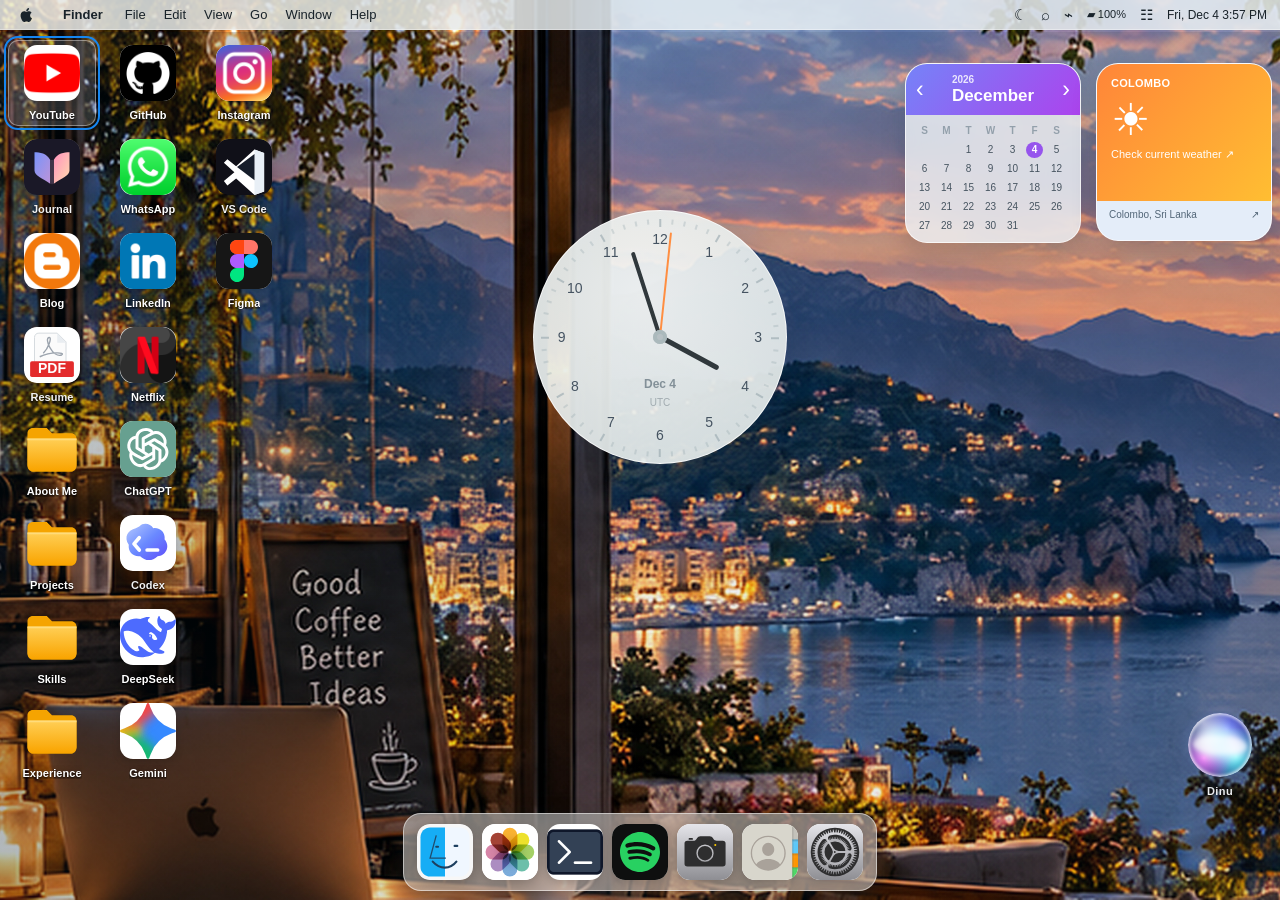
<file: index.html>
<!DOCTYPE html>
<html lang="en">
<head>
  <meta charset="UTF-8" />
  <meta name="viewport" content="width=device-width, initial-scale=1" />
  <meta name="theme-color" content="#aecfdf" />
  <title>Desktop | Dineth Basura</title>
  <link rel="stylesheet" href="assets/css/desktop.css" />
  <link rel="stylesheet" href="assets/css/system.css" />
  <link rel="stylesheet" href="assets/css/enhancements.css" />
  <link rel="stylesheet" href="assets/css/dinu-ai.css" />
  <link rel="stylesheet" href="assets/css/icons.css" />
</head>
<body>
<div id="bootScreen" hidden role="dialog" aria-modal="true" aria-label="Starting up">
  <video id="bootVideo" muted playsinline preload="auto" aria-hidden="true" src="assets/video/boot.mp4"></video>
  <button id="skipBoot" type="button" aria-label="Skip startup animation">Skip</button>
</div>

<div id="desktop">
  <header class="menubar" aria-label="macOS-style menu bar">
    <div class="menuleft">
      <button class="menubrand menuaction" data-menu="apple" aria-label="Apple menu" aria-haspopup="menu"><svg width="17" height="20" viewBox="0 0 24 24" fill="currentColor" xmlns="http://www.w3.org/2000/svg" aria-hidden="true"><path d="M17.05 12.54a4.46 4.46 0 0 1 2.13-3.75 4.58 4.58 0 0 0-3.6-1.95c-1.53-.16-3.01.91-3.79.91-.8 0-2-.9-3.29-.87a4.82 4.82 0 0 0-4.05 2.47c-1.76 3.05-.45 7.53 1.23 9.99.84 1.2 1.82 2.55 3.11 2.5 1.27-.05 1.74-.81 3.26-.81 1.51 0 1.95.81 3.27.78 1.36-.02 2.21-1.21 3.03-2.42a9.96 9.96 0 0 0 1.38-2.81 4.28 4.28 0 0 1-2.68-4.04ZM14.58 5.22A4.41 4.41 0 0 0 15.59 2a4.49 4.49 0 0 0-2.91 1.53 4.18 4.18 0 0 0-1.04 3.06 3.72 3.72 0 0 0 2.94-1.37Z"/></svg></button>
      <button class="menu-label menuaction" data-menu="app" aria-haspopup="menu">Finder</button>
      <button class="menuaction optional" data-menu="file" aria-haspopup="menu">File</button>
      <button class="menuaction optional" data-menu="edit" aria-haspopup="menu">Edit</button>
      <button class="menuaction optional" data-menu="view" aria-haspopup="menu">View</button>
      <button class="menuaction optional" data-menu="go" aria-haspopup="menu">Go</button>
      <button class="menuaction optional" data-menu="window" aria-haspopup="menu">Window</button>
      <button class="menuaction optional" data-menu="help" aria-haspopup="menu">Help</button>
    </div>
    <div class="menuright">
      <button class="menuaction optional" id="focusButton" aria-label="Toggle Do Not Disturb" aria-pressed="false">☾</button>
      <button class="menuaction" id="spotlightButton" aria-label="Spotlight search">⌕</button>
      <button class="menuaction optional" id="networkButton" aria-label="Network status">⌁</button>
      <button class="menuaction optional" id="batteryButton" aria-label="Power status">▰</button>
      <button class="menuaction" id="controlButton" aria-label="Control Center">☷</button>
      <button class="menuaction" id="dateButton" aria-label="Open calendar"><time id="menuTime"></time></button>
    </div>
  </header>

  <section class="desktop-icons" id="desktopIcons" aria-label="Desktop applications"></section>

  <aside class="clock-widget" id="clockWidget" aria-label="Analog clock">
    <span class="clock-hand hour-hand" id="hourHand"></span>
    <span class="clock-hand minute-hand" id="minuteHand"></span>
    <span class="clock-hand second-hand" id="secondHand"></span>
    <span class="clock-pin"></span>
    <span class="clock-date" id="clockDate"></span>
    <span class="clock-zone">Asia/Colombo</span>
  </aside>

  <div class="widgets">
    <aside class="widget calendar" aria-label="Calendar">
      <div class="calendar-head"><button class="month-prev" aria-label="Previous month">‹</button><div><div class="yr" id="yearLabel"></div><button class="month" id="monthLabel" aria-label="Open Calendar"></button></div><button class="month-next" aria-label="Next month">›</button></div>
      <div class="calendar-days" id="calendarDays"></div>
    </aside>
    <a class="widget weather" id="weatherWidget" href="https://www.google.com/search?q=Colombo+weather" target="_blank" rel="noopener noreferrer" aria-label="Open current Colombo weather">
      <div class="weather-top"><div class="weather-loc">COLOMBO</div><div class="weather-deg">☀</div><div class="weather-note">Check current weather ↗</div></div>
      <div class="weather-bottom"><span>Colombo, Sri Lanka</span><span>↗</span></div>
    </a>
  </div>

  <nav class="dock-holder" aria-label="macOS dock"><div class="dock" id="dock"></div></nav>
  <div id="windowLayer" aria-label="Application windows"></div>
  <button id="dinuLauncher" aria-label="Dinu — leave Dineth a message" aria-haspopup="dialog"><span class="dinu-orb" aria-hidden="true"><span></span></span><span class="dinu-name">Dinu</span></button>
</div>



<div id="menuPopover" class="popover menu-popover" role="menu" hidden></div>
<section id="controlCenter" class="popover control-center" aria-label="Control Center" hidden></section>
<section id="spotlight" role="dialog" aria-modal="true" aria-label="Spotlight search" hidden>
  <div class="search-field"><span>⌕</span><input id="spotlightInput" placeholder="Spotlight Search" aria-label="Search apps and projects" autocomplete="off"><button id="closeSpotlight" aria-label="Close search">Esc</button></div>
  <div id="spotlightResults" role="listbox" aria-label="Search results"></div>
</section>
<section id="lockScreen" hidden aria-label="Lock screen"><div class="lock-time"></div><div class="lock-date"></div><div class="lock-user">DB</div><h2>Dineth Basura</h2><button id="unlockButton">Click to unlock</button></section>
<div id="toast" role="status" hidden></div>

<script defer src="assets/js/data/icons.js"></script>
<script defer src="assets/js/data/icon-metrics.js"></script>
<script defer src="assets/js/data/apps.js"></script>
<script defer src="assets/js/core/state.js"></script>
<script defer src="assets/js/apps/views.js"></script>
<script defer src="assets/js/core/windows.js"></script>
<script defer src="assets/js/apps/behaviors.js"></script>
<script defer src="assets/js/system/shell.js"></script>
<script defer src="assets/js/system/widgets.js"></script>
<script defer src="assets/js/system/boot.js"></script>
<script defer src="assets/js/system/desktop-layout.js"></script>
<script defer src="assets/js/data/contact.js"></script>
<script defer src="assets/js/apps/dinu-ai.js"></script>
<script defer src="assets/js/apps/dinu.js"></script>
<script defer src="assets/js/main.js"></script>
</body>
</html>
</file>
<file: assets/css/desktop.css>
:root {
      --white: #fff;
      --ink: #17283a;
      --glass: rgba(237, 243, 248, .75);
      --wallpaper: url('../images/wallpaper.jpg');
      --menu-height: 32px;
      font-family: -apple-system, BlinkMacSystemFont, "SF Pro Display", "Segoe UI", Inter, sans-serif;
      font-synthesis: none;
    }
    * { box-sizing: border-box; }
    html, body { height: 100%; margin: 0; }
    body { color: var(--ink); overflow: hidden; }
    button, input, textarea { font: inherit; }
    button { cursor: pointer; }
    button:focus-visible, a:focus-visible { outline: 2px solid #83bcff; outline-offset: 3px; }
    svg { display: block; }

    #desktop {
      position: relative;
      width: 100%; height: 100dvh; min-height: 440px;
      isolation: isolate; overflow: hidden;
      background: #49677c var(--wallpaper) center / cover no-repeat;
    }
    #desktop::before {
      position: absolute; inset: var(--menu-height) 0 0;
      content: ""; pointer-events: none;
      background: linear-gradient(90deg, rgba(0, 19, 30, .30), rgba(0, 0, 0, .05) 45%, rgba(15, 32, 46, .12));
      z-index: 0;
    }
    .menubar {
      position: relative; z-index: 95; height: var(--menu-height);
      display: flex; align-items: center; justify-content: space-between;
      padding: 0 13px 0 12px; gap: 16px;
      background: rgba(238, 244, 246, .81);
      border-bottom: 1px solid rgba(255, 255, 255, .35);
      color: #19232a; backdrop-filter: blur(26px) saturate(1.3);
      -webkit-backdrop-filter: blur(26px) saturate(1.3);
      font-size: 14px; white-space: nowrap;
      text-shadow: none;
    }
    .menuleft, .menuright { display: flex; align-items: center; gap: 23px; }
    .menuright { gap: 16px; }
    .menubrand { font-size: 21px; line-height: 1; font-weight: 700; }
    .menu-label { font-weight: 700; }
    .menuaction { background: transparent; border: 0; padding: 2px 0; color: inherit; font-size: inherit; }
    .menuaction:hover { color: #086eaa; }
    #menuTime { font-size: 12px; font-weight: 500; font-variant-numeric: tabular-nums; }

    /* Every app is live HTML + inline SVG, never a scaled screenshot. */
    .desktop-icons {
      position: absolute; left: 10px; top: 54px; z-index: 3;
      display: grid; grid-auto-flow: column; grid-template-rows: repeat(6, 88px);
      grid-auto-columns: 96px; gap: 6px 0;
    }
    .desktop-app {
      display: flex; align-items: center; flex-direction: column; justify-content: flex-start;
      gap: 5px; width: 86px; height: 84px; padding: 2px 2px 0;
      border-radius: 10px; border: 1px solid transparent;
      background: transparent; color: #fff;
      text-decoration: none; text-align: center;
      user-select: none; -webkit-user-select: none;
    }
    .desktop-app:hover, .desktop-app:focus-visible { background: #ffffff29; border-color: #ffffff63; }
    .app-icon {
      display: block;
      width: 56px; height: 56px; flex: 0 0 auto;
      border-radius: 13px; overflow: hidden;
      box-shadow: 0 3px 12px #0003, inset 0 0 0 .5px #ffffff36;
      transition: transform 180ms ease, filter 180ms ease;
    }
    .app-icon svg { width: 100%; height: 100%; }
    .desktop-app:hover .app-icon { transform: translateY(-2px); filter: brightness(1.06); }
    .app-icon.is-folder { box-shadow: none; background: transparent; border-radius: 0; overflow: visible; }
    .app-label {
      display: block; max-width: 85px;
      font-size: 11.5px; font-weight: 600; line-height: 15px;
      text-shadow: 0 1px 3px #000b, 0 0 6px #0008;
      white-space: nowrap; overflow: hidden; text-overflow: ellipsis;
      -webkit-font-smoothing: antialiased;
    }

    .clock-widget {
      position: absolute; z-index: 2;
      width: 254px; height: 254px;
      left: 43.5%; top: 27.5%;
      border-radius: 50%;
      background: radial-gradient(circle at 44% 35%, #f5f7f5eF, #e1e8e8ef 81%);
      border: 1px solid #ffffffcb;
      box-shadow: 0 10px 32px #0b233b28;
      color: #455361;
    }
    .clock-number { position: absolute; font-size: 14px; font-weight: 500; transform: translate(-50%, -50%); }
    .clock-tick { position: absolute; width: 1.5px; height: 8px; background: #9babb1; left: 50%; top: 8px; transform-origin: 50% 119px; opacity: .65; }
    .clock-tick.small { height: 5px; opacity: .35; }
    .clock-hand { position: absolute; left: 50%; top: 50%; transform-origin: 50% 100%; border-radius: 6px; }
    .hour-hand { width: 5px; height: 66px; background: #30383c; margin-left: -2.5px; margin-top: -66px; }
    .minute-hand { width: 3.6px; height: 89px; background: #30383c; margin-left: -1.8px; margin-top: -89px; }
    .second-hand { width: 2px; height: 105px; background: #ff8e41; margin-left: -1px; margin-top: -105px; }
    .clock-pin { position: absolute; top: calc(50% - 7px); left: calc(50% - 7px); width: 14px; height: 14px; background: #b7c0c4; border-radius: 50%; box-shadow: inset 0 0 0 4px #abb9bc; }
    .clock-date { position: absolute; left: 0; right: 0; top: 66%; text-align: center; font-size: 12px; font-weight: 600; color: #839098; }
    .clock-zone { position: absolute; left: 0; right: 0; top: 74%; text-align: center; font-size: 10px; color: #a1abb0; }

    .widgets { position: absolute; top: 60px; right: 14px; z-index: 3; display: flex; gap: 17px; align-items: flex-start; }
    .widget {
      width: 176px; height: 178px; overflow: hidden; border-radius: 22px;
      box-shadow: 0 10px 25px #09233c2c;
      border: 1px solid rgba(255,255,255,.7);
      background: rgba(238, 243, 248, .82);
      backdrop-filter: blur(16px); -webkit-backdrop-filter: blur(16px);
    }
    .calendar-head { height: 51px; background: linear-gradient(130deg, #7583f8, #ac43ed); color: #fff; padding: 7px 13px; }
    .calendar-head .yr { font-size: 10px; opacity: .83; font-weight: 700; }
    .calendar-head .month { font-size: 18px; font-weight: 800; line-height: 21px; }
    .calendar-days { display: grid; grid-template-columns: repeat(7, 1fr); gap: 4px 0; padding: 8px 10px; font-size: 10px; color: #465460; text-align: center; }
    .calendar-days span { width: 17px; height: 16px; line-height: 16px; font-variant-numeric: tabular-nums; }
    .calendar-days .day-name { color: #93a0ab; font-weight: 800; }
    .calendar-days .weekend { color: #ec5b65; }
    .calendar-days .today { background: #9654ed; border-radius: 50%; color: white; font-weight: 800; }
    .weather { background: #e4edf9; }
    .weather-top { height: 137px; padding: 13px 14px; background: linear-gradient(130deg, #ff8539, #ffbe32); color: #fff; }
    .weather-loc { font-size: 11px; font-weight: 800; letter-spacing: .25px; }
    .weather-deg { font-size: 44px; font-weight: 350; line-height: 1.16; margin-top: 9px; letter-spacing: -2px; }
    .weather-note { font-size: 11px; margin-top: 3px; }
    .weather-bottom { display: flex; justify-content: space-between; padding: 8px 12px; font-size: 10px; color: #526678; }

    .dock-holder { position: absolute; left: 50%; bottom: 9px; z-index: 35; transform: translateX(-50%); }
    .dock {
      display: flex; align-items: flex-end; gap: 9px; height: 80px;
      padding: 10px 13px; border: 1px solid #ffffff82;
      border-radius: 19px; background: rgba(212, 220, 222, .50);
      box-shadow: 0 9px 22px #071a2472;
      backdrop-filter: blur(25px) saturate(1.18);
      -webkit-backdrop-filter: blur(25px) saturate(1.18);
    }
    .dock-app { border: 0; padding: 0; margin: 0; background: none; color: white; position: relative; }
    .dock-app .app-icon { height: 54px; width: 54px; border-radius: 13px; transition: transform 180ms cubic-bezier(.2,.7,.2,1); }
    .dock-app:hover .app-icon { transform: translateY(-10px) scale(1.14); }
    .dock-app:hover::after { content: attr(aria-label); position: absolute; bottom: 71px; left: 50%; transform: translateX(-50%); background: #172330e3; font-size: 12px; font-weight: 600; padding: 5px 10px; border-radius: 7px; white-space: nowrap; }

    .window {
      position: absolute; display: none; left: min(36%, 460px); top: 15%; width: min(690px, calc(100vw - 24px));
      z-index: 42; min-height: 250px; max-height: calc(100dvh - 118px);
      color: #273a4a; background: rgba(245, 249, 252, .96);
      border: 1px solid #ffffffbc; border-radius: 16px; overflow: hidden;
      box-shadow: 0 25px 75px rgba(5,24,41,.52);
      backdrop-filter: blur(30px); -webkit-backdrop-filter: blur(30px);
    }
    .window.open { display: block; }
    .window.fullsize { top: 37px !important; left: 10px !important; width: calc(100vw - 20px); max-height: calc(100dvh - 118px); }
    .window-titlebar {
      display: flex; height: 46px; align-items: center; gap: 8px; padding: 0 15px;
      cursor: grab; user-select: none; background: #f9fbfce5; border-bottom: 1px solid #d8e0e7;
    }
    .window-titlebar:active { cursor: grabbing; }
    .traffic { width: 12px; height: 12px; padding: 0; border: 0; border-radius: 50%; }
    .traffic.close { background: #ff6059; }.traffic.min { background: #ffbd2e; }.traffic.zoom { background: #29c941; }
    .window-name { flex: 1; font-size: 14px; font-weight: 700; text-align: center; margin-right: 52px; }
    .window-body { overflow: auto; max-height: calc(100dvh - 170px); padding: 24px 26px 28px; }
    .window-body h1 { margin: 0 0 12px; font-size: 25px; letter-spacing: -.6px; }
    .window-body p { font-size: 14px; line-height: 1.7; margin: 9px 0; }
    .window-body a { color: #147bd1; text-decoration: none; }
    .window-body a:hover { text-decoration: underline; }
    .chips { display: flex; flex-wrap: wrap; gap: 8px; margin-top: 18px; }
    .chip { display: inline-flex; background: #e5edf3; border: 1px solid #d2e0e9; padding: 8px 12px; border-radius: 9px; font-size: 12px; font-weight: 650; }
    .action-link { display: inline-flex; align-items: center; border: 0; background: #1977d0; color: white !important; font-weight: 650; font-size: 13px; padding: 10px 14px; border-radius: 10px; text-decoration: none !important; }
    .cards { display: grid; grid-template-columns: repeat(auto-fit,minmax(190px,1fr)); gap: 12px; margin-top: 17px; }
    .card { background: #fff; border: 1px solid #d5e1e9; border-radius: 13px; padding: 15px; }
    .card strong { display: block; margin: 0 0 7px; font-size: 14px; }
    .card p { font-size: 12.5px; line-height: 1.55; color: #647583; }
    .muted { color: #74828f; }
    #terminalDisplay { background: #1b232a; color: #98efbc; font: 13px/1.7 ui-monospace,Consolas,monospace; padding: 18px; min-height: 220px; white-space: pre-wrap; border-radius: 11px; }
    .terminal-prompt { display:flex; align-items:center; gap:9px; background:#1b232a; padding:0 18px 17px; border-radius:0 0 10px 10px; }
    #terminalInput { border: 0; outline: 0; background: transparent; color: #a8ffc9; flex: 1; font: 13px ui-monospace,Consolas,monospace; }
    .gallery-image { width: 100%; display: block; border-radius: 13px; margin-top: 14px; }
    #journalNotes { resize: vertical; min-height: 145px; width: 100%; padding: 14px; border: 1px solid #bfccd9; border-radius: 12px; }
    .faux-toggle { display:inline-flex; align-items:center; gap:12px; border:1px solid #d0dae4; border-radius:12px; padding:10px 13px; margin:10px 0; background:#fff; }
    .faux-toggle input { width: 18px; height: 18px; accent-color: #1785d7; }
    .demo-tag { font-size: 11px; color:#a2c6dc; }
    .assist-bubble { position: absolute; z-index: 10; right: 30px; bottom: 93px; width: 62px; height: 62px; background: #10111a; border: 2px solid #7449fe; color: #a6dcff; box-shadow: 0 7px 22px #0006; border-radius: 50%; display: grid; place-items: center; font-size: 30px; }

    @media (max-width: 1120px) { .clock-widget { left: 45%; top: 30%; width: 215px; height: 215px; } .clock-tick { transform-origin:50% 100px; } .widgets { gap: 8px; } .widget { width: 157px; } .desktop-icons { grid-auto-columns: 85px; } }
    @media (max-width: 840px) { .clock-widget { display: none; } .weather { display: none; } .desktop-icons { grid-auto-columns: 86px; } .menuleft { gap: 13px; } .menuleft .optional { display:none; } .dock { gap: 6px; padding: 9px; height: 70px; } .dock-app .app-icon { width: 48px; height: 48px; } }
    @media (max-width: 560px) { .menuright .optional, .calendar { display:none; } .desktop-icons { grid-template-rows: repeat(7, 83px); grid-auto-columns: 82px; top: 51px; } .desktop-app { width: 76px; height: 79px; } .app-icon { width: 50px; height: 50px; } .app-label { font-size: 10.7px; } .dock-app:nth-child(6) { display:none; } .dock-app .app-icon { width: 43px; height: 43px; } .dock { height: 65px; } .assist-bubble { right: 12px; bottom: 89px; width: 49px; height: 49px; } .window { left: 10px !important; width: calc(100vw - 20px); top: 70px !important; } .window-body { padding: 18px; } }
    @media (max-height: 660px) and (min-width: 561px) { .desktop-icons { grid-template-rows: repeat(5, 78px); gap: 4px 0; } .desktop-app { height: 73px; } .app-icon { width: 48px; height: 48px; } .widgets { top: 47px; } .clock-widget { top: 30%; } }
    @media (prefers-reduced-motion: reduce) { .app-icon, .dock-app .app-icon { transition: none; } }
  
    #bootScreen{position:fixed;inset:0;z-index:10000;background:#000;display:grid;place-items:center;color:white;transition:opacity .55s ease;}
    #bootScreen[hidden]{display:none;}
    #bootScreen.leaving{opacity:0;pointer-events:none;}
    #bootVideo{width:100%;height:100%;object-fit:contain;position:absolute;inset:0;}
    .boot-caption{position:absolute;bottom:12%;text-align:center;letter-spacing:.12em;font-size:12px;}
    #skipBoot{position:absolute;bottom:30px;right:30px;border:1px solid #ffffff55;background:#151515;color:white;border-radius:30px;padding:10px 20px;}
    .desktop-icons{max-height:calc(100dvh - 150px);max-width:100%;overflow:auto;}
    @media(max-width:560px){.desktop-icons{grid-template-rows:repeat(7,75px);grid-auto-columns:76px}.desktop-app{height:73px}.dock{gap:5px;padding:8px}.dock-app .app-icon{width:36px;height:36px}.dock-app:nth-child(6){display:block}.dock{height:57px}}
    @media(prefers-reduced-motion:reduce){#bootScreen{transition:none}}
</file>
<file: assets/css/system.css>
/* Shell interactions and app layouts. Base wallpaper, icons and widgets: desktop.css. */
[hidden]{display:none!important}
#windowLayer{position:absolute;inset:0;z-index:40;pointer-events:none}.window{pointer-events:auto}
button{color:inherit}button:disabled{cursor:default;opacity:.38}button:focus-visible,a:focus-visible{outline:2px solid #1686ef;outline-offset:2px}
.menubar{z-index:500!important;font-size:13px;height:30px;--menu-height:30px}.menuleft{gap:18px}.menuright{gap:14px}.menubrand{display:grid;place-items:center;padding:2px 6px}.menuaction[aria-expanded=true]{background:#ffffff6b;border-radius:4px}.menu-label{padding:3px 4px}
.menuright button{font-size:15px}.menuright #batteryButton{font-size:11px}.menuright #focusButton[aria-pressed=true]{color:#6448d2}.menuright #dateButton{font-size:12px}
.desktop-app.selected{background:#ffffff29;border-color:#ffffff55}.desktop-app.selected .app-label{background:#125cbd;padding:0 4px;border-radius:3px}
.desktop-icons{grid-template-rows:repeat(6,88px);scrollbar-width:none}.desktop-icons::-webkit-scrollbar{display:none}
.window{background:var(--window-bg,#f5f8f9ed);color:var(--text-color,#273a4a);resize:both;min-width:320px;min-height:240px;width:700px;height:440px;max-width:calc(100vw - 20px);max-height:calc(100dvh - 125px);border-radius:11px;backdrop-filter:blur(35px);box-shadow:0 18px 55px #0004}
.window.open{display:flex;flex-direction:column;animation:window-open .16s ease-out}.window.fullsize{height:calc(100dvh - 115px);max-height:calc(100dvh - 115px);width:calc(100vw - 20px)}
.window-body{flex:1;min-height:0;max-height:none;overflow:auto;padding:23px}.window-titlebar{flex-shrink:0;background:var(--bar-bg,#edf0f3e8);height:46px;position:relative}.window-name{pointer-events:none;font-size:13px;font-weight:600;color:var(--text-color,#45515d);margin:0 65px 0 0}
.traffic-controls{display:flex;gap:8px}.traffic{font-size:11px;line-height:11px;color:transparent;display:grid;place-items:center}.traffic-controls:hover .traffic{color:#4e221d}.window:not(.active-window) .traffic{background:#b8bcc0}.window:not(.active-window){box-shadow:0 8px 25px #0003}.window.active-window{box-shadow:0 24px 65px #0006}
.dock{height:76px;border-radius:18px;gap:9px;max-width:calc(100vw - 18px);overflow:visible}.dock-holder{z-index:490}.dock-app{flex-shrink:0}.dock-app .app-icon{width:49px;height:49px}.dock-app.running:before{content:'';position:absolute;bottom:-7px;left:calc(50% - 2px);width:4px;height:4px;background:#17283b;border-radius:50%}.min-badge{position:absolute;right:-4px;bottom:0;background:#edf4ff;color:#243443;border-radius:4px;font-size:13px;padding:0 3px}
.dock-autohide .dock-holder{transform:translate(-50%,calc(100% - 9px));transition:transform .2s}.dock-autohide .dock-holder:hover,.dock-autohide .dock-holder:focus-within{transform:translate(-50%,0)}
.popover{z-index:800;position:fixed;background:var(--panel-bg,#f0f2f2e8);color:var(--text-color,#1e2932);backdrop-filter:blur(35px) saturate(1.3);border:1px solid #ffffff68;box-shadow:0 12px 35px #0004;border-radius:9px;padding:5px}
.menu-popover{min-width:240px;max-height:calc(100dvh - 45px);overflow:auto}.menu-popover button{display:flex;justify-content:space-between;align-items:center;width:100%;gap:25px;background:none;border:0;padding:5px 10px;border-radius:4px;text-align:left;font-size:13px;min-height:27px}.menu-popover button:not(:disabled):hover,.menu-popover button:not(:disabled):focus{background:#2684ef;color:white;outline:0}.menu-popover kbd{font:12px inherit;opacity:.6}.menu-popover hr{border:0;border-top:1px solid #80808030;margin:5px 8px}
.control-center{top:37px;right:12px;width:310px;padding:14px;display:grid;gap:14px}.control-tiles{display:grid;grid-template-columns:1fr 1fr;gap:10px}.control-tile{border:0;text-align:left;padding:13px 10px;background:#ffffff80;border-radius:11px;display:flex;flex-direction:column;gap:5px}.control-tile span{font-size:11px;color:var(--text-color,#637482)}.control-center label{font-size:12px;font-weight:600;display:grid;gap:8px}.control-center input[type=range]{width:100%;accent-color:#fff}.control-center .control-check{display:flex;justify-content:space-between}.control-center p{font-size:11px;margin:0}.control-settings{background:none;border:0;text-align:right;font-size:12px;color:#2476c5}
#spotlight{position:fixed;z-index:900;left:50%;top:18%;transform:translateX(-50%);width:min(650px,calc(100vw - 30px));border:1px solid #ffffff99;border-radius:15px;background:var(--panel-bg,#eceff0ee);color:var(--text-color,#273342);backdrop-filter:blur(40px);box-shadow:0 24px 85px #0006;overflow:hidden}.search-field{display:flex;align-items:center;gap:12px;padding:15px 20px;border-bottom:1px solid #9994}.search-field>span{font-size:32px;color:#687f90}.search-field input{border:0;outline:0;background:none;font-size:25px;width:100%;color:inherit}.search-field button{border:1px solid #9995;background:none;color:inherit;border-radius:5px;font-size:10px;padding:4px}#spotlightResults{max-height:350px;overflow:auto;padding:7px}#spotlightResults button{display:flex;align-items:center;gap:12px;width:100%;border:0;background:transparent;color:inherit;border-radius:7px;padding:8px 12px;text-align:left}#spotlightResults button[aria-selected=true]{background:#2684ef;color:white}#spotlightResults .app-icon{width:30px;height:30px;border-radius:7px}#spotlightResults small{margin-left:auto;opacity:.65;font-size:11px}#spotlightResults p{padding:12px;color:#71818a}
#desktop:after{content:'';position:fixed;inset:0;background:rgba(0,0,0,var(--screen-dim,0));pointer-events:none;z-index:950}.wallpaper-gradient{background:radial-gradient(ellipse at 20% 10%,#e9955d,transparent 65%),radial-gradient(ellipse at 90% 60%,#235f7a,transparent 60%),linear-gradient(140deg,#a93445,#633477 50%,#185d7a)!important}
.hide-widgets .widgets,.hide-widgets .clock-widget{display:none}.calendar.widget{height:auto;min-height:178px}.calendar-head{display:flex;align-items:center;justify-content:space-between;padding:6px 10px}.calendar-head button{border:0;background:transparent;color:white;padding:0;cursor:pointer}.calendar-head .month{font-size:17px}.calendar-head .month-prev,.calendar-head .month-next{font-size:23px}.calendar-days{gap:3px 0;padding:8px 10px}.calendar-days button{width:17px;height:16px;line-height:16px;border:0;padding:0;background:none;color:inherit;font-size:10px}.calendar-day.today{background:#9654ed!important;color:white!important;border-radius:50%}.calendar-day:hover{box-shadow:0 0 0 1px #9654ed;border-radius:50%}.weather{text-decoration:none;color:inherit;display:block}.weather .weather-deg{margin-top:5px}.weather:hover{filter:brightness(1.04)}.clock-widget{cursor:pointer}
.finder{display:flex;min-height:100%;margin:-23px}.finder-sidebar{width:155px;flex-shrink:0;background:#dbe4ee75;padding:18px 9px;display:flex;flex-direction:column;gap:3px}.finder-sidebar small{color:#8b959e;font-size:10px;padding:0 10px 7px}.finder-sidebar button{border:0;background:none;text-align:left;padding:7px 10px;border-radius:5px;font-size:12px}.finder-sidebar .chosen{background:#c4ccd8a8}.finder-main{flex:1;min-width:0;display:flex;flex-direction:column}.finder-toolbar{display:flex;align-items:center;padding:12px 13px;gap:10px;border-bottom:1px solid #9993;font-size:12px}.finder-toolbar button{background:none;border:0;font-size:20px}.finder-toolbar strong{white-space:nowrap}.finder-toolbar input{margin-left:auto;width:130px;min-width:40px;border:1px solid #a0a8b866;background:#ffffff80;border-radius:6px;padding:4px 7px;font-size:12px}.finder-grid{padding:20px;display:grid;grid-template-columns:repeat(auto-fill,minmax(100px,1fr));gap:18px}.finder-item{background:none;border:1px solid transparent;border-radius:7px;display:flex;flex-direction:column;align-items:center;gap:9px;padding:9px;min-width:0}.finder-item:hover{background:#b8d6f850;border-color:#9ebeea}.finder-item span:not(.app-icon){font-size:12px;overflow-wrap:anywhere}.finder-list{padding:10px}.finder-list .finder-item{flex-direction:row;width:100%;text-align:left;gap:10px;padding:5px 9px}.finder-list .app-icon{width:25px;height:25px;border-radius:5px}.finder-list small{margin-left:auto;color:#71838a;font-size:10px}.finder-status{margin-top:auto!important;padding:8px 15px;border-top:1px solid #9993;font-size:11px!important;color:#82909b}
.settings-grid{display:grid;gap:0;border:1px solid #9994;border-radius:10px;overflow:hidden}.settings-grid label{display:flex;justify-content:space-between;align-items:center;padding:13px 16px;font-size:13px;background:#ffffff40;gap:12px}.settings-grid label+label{border-top:1px solid #9993}.settings-grid select{background:var(--window-bg,#fff);color:inherit;border:1px solid #9996;border-radius:5px;padding:4px}.settings-grid input[type=range]{width:150px}.notes-toolbar{display:flex;align-items:center;gap:10px;margin-bottom:20px}.notes-toolbar button,.calendar-toolbar button{border:1px solid #9994;background:#ffffff55;padding:5px 10px;border-radius:6px;font-size:12px}.notes-toolbar span{margin-left:auto;color:#82909b;font-size:11px}#journalNotes{min-height:230px;background:#fffcee;color:#382f1c;border-color:#d8cfb7;line-height:1.8;font-size:15px}#window-journal .window-body{background:#fffdf4;color:#3e3a2b}
.calendar-toolbar{display:flex;align-items:center;gap:12px}.calendar-toolbar h1{font-size:22px;margin:0;flex:1}#calendarGrid{display:grid;grid-template-columns:repeat(7,1fr);gap:6px;margin:20px 0}#calendarGrid span{text-align:center;font-size:11px;color:#87939d}#calendarGrid button{border:0;background:transparent;color:inherit;border-radius:50%;width:32px;height:32px;justify-self:center}#calendarGrid .selected-day{box-shadow:0 0 0 2px #9e6bdd}#eventDate{font-size:14px}#eventForm{display:flex;gap:8px;margin-top:14px}#eventForm input{min-width:0;border:1px solid #9995;padding:8px;background:var(--window-bg,#fff);color:inherit;border-radius:6px}#eventTitle{flex:1}.event-row{display:flex;gap:12px;align-items:center;padding:8px 0;border-bottom:1px solid #9993;font-size:13px}.event-row button{margin-left:auto;border:0;background:none}.event-row time{color:#8a6fc4}
.about-system{text-align:center}.mac-symbol{font-size:75px;color:#699bbb}.about-system dl{display:grid;grid-template-columns:1fr 1fr;text-align:left;max-width:320px;margin:22px auto;font-size:12px;gap:12px}.about-system dd{margin:0}.about-system dt{font-weight:600}
#bootScreen{z-index:3000}#skipBoot{opacity:0;font-size:11px;background:#16161680;color:#bbb;padding:6px 12px;bottom:20px;right:20px;transition:opacity .2s}#bootScreen:hover #skipBoot,#skipBoot:focus-visible{opacity:1}#lockScreen{position:fixed;inset:0;z-index:2000;background:#283d53 url('../images/wallpaper.jpg') center/cover;color:white;display:flex;flex-direction:column;align-items:center;padding-top:10dvh;text-shadow:0 2px 10px #0003}#lockScreen:before{content:'';position:absolute;inset:0;background:#12233455;z-index:-1}.lock-time{font-size:clamp(60px,10vw,110px);font-weight:650;letter-spacing:-5px}.lock-date{font-size:21px}.lock-user{margin-top:auto;width:70px;height:70px;border-radius:50%;background:#dde6f880;display:grid;place-items:center;font-size:25px;border:2px solid #ffffff88}#lockScreen h2{font-size:17px;margin:15px 0}#unlockButton{border:1px solid #ffffff55;background:#ffffff30;color:white;border-radius:20px;padding:9px 22px;margin-bottom:10dvh;font-size:12px;backdrop-filter:blur(20px)}
#toast{position:fixed;top:44px;right:16px;z-index:1600;max-width:320px;padding:17px 21px;border-radius:13px;background:var(--panel-bg,#eff3f1ee);color:var(--text-color,#263541);box-shadow:0 8px 25px #0003;backdrop-filter:blur(25px);font-size:13px}
[data-theme=dark]{--window-bg:#25292df5;--bar-bg:#303438ec;--panel-bg:#2e3238ef;--text-color:#e6ebef}[data-theme=dark] .menubar{background:#252c35bb;color:#eef2f8}[data-theme=dark] .card{background:#ffffff0c;border-color:#ffffff20}[data-theme=dark] .card p{color:#abb6bf}[data-theme=dark] .finder-sidebar{background:#ffffff08}[data-theme=dark] .chip{background:#ffffff10;border-color:#ffffff20}[data-theme=dark] .window-titlebar{border-color:#ffffff15}[data-theme=dark] .muted{color:#abb5bf}
@keyframes window-open{from{opacity:0;transform:translateY(6px) scale(.98)}to{opacity:1;transform:none}}
@media(max-width:840px){.menuleft{gap:10px}.menuright{gap:10px}.dock{gap:6px}.dock-app .app-icon{width:43px;height:43px}}
@media(max-width:560px){.menuleft{gap:7px}.menuright{gap:10px}.menuleft .optional{display:none}.menuright #menuTime{font-size:10px}.desktop-icons{grid-template-rows:repeat(6,78px);grid-auto-columns:78px;top:47px;max-height:calc(100dvh - 130px)}.window{min-width:280px;max-width:calc(100vw - 20px);height:470px;resize:none}.window-body{padding:16px}.dock{gap:5px;overflow-x:auto;scrollbar-width:none;height:60px;justify-content:flex-start;max-width:calc(100vw - 18px)}.dock-app .app-icon{width:36px;height:36px}.finder{margin:-16px}.finder-sidebar{width:105px;padding:14px 5px}.finder-sidebar button{font-size:11px;padding:7px}.finder-toolbar{flex-wrap:wrap;padding:8px;gap:6px}.finder-toolbar input{width:100%;order:5}.finder-grid{padding:12px;gap:10px;grid-template-columns:repeat(auto-fill,minmax(85px,1fr))}.calendar-toolbar{gap:6px}.calendar-toolbar h1{font-size:17px}#eventForm{flex-wrap:wrap}#eventTitle{min-width:100px}.calendar-days{padding-top:8px}.notes-toolbar{flex-wrap:wrap}.control-center{width:min(310px,calc(100vw - 20px))}}
@media(prefers-reduced-motion:reduce){*,*:before,*:after{animation:none!important;transition:none!important;scroll-behavior:auto!important}}
@media(max-width:840px){.widgets .weather{display:none}}
@media(max-width:560px){.widgets{display:none}}
</file>
<file: assets/css/enhancements.css>
/* Drag-and-drop desktop and softly lit app surfaces. */
.app-icon.has-image{overflow:visible;background:transparent;box-shadow:none!important}
.app-icon img{display:block;width:100%;height:100%;object-fit:contain;user-select:none;-webkit-user-drag:none;filter:drop-shadow(0 3px 5px #0002)}
.free-layout #desktopIcons{inset:0;left:0;top:0;width:100%;height:100%;max-height:none;max-width:none;display:block;overflow:visible;pointer-events:none;z-index:5}
.free-layout .desktop-app{position:absolute;pointer-events:auto;height:86px;width:88px;padding:4px;gap:6px;touch-action:none;transition:background .15s,border-color .15s}
.free-layout .desktop-app .app-icon{width:56px;height:56px;border-radius:14px;box-shadow:0 4px 9px #0002,0 13px 26px #0002,inset 0 1px 0 #ffffff50}
.free-layout .desktop-app .is-folder{box-shadow:none}
.free-layout .app-label{font-size:11px;font-weight:600;line-height:16px;letter-spacing:.05px;text-shadow:0 1px 2px #000d,0 2px 7px #0008;-webkit-font-smoothing:auto}
.free-layout .widgets{display:contents}.free-layout .widget{position:absolute;z-index:7;touch-action:none}.free-layout .clock-widget{z-index:6;touch-action:none}
.draggable-desktop-item{user-select:none;-webkit-user-select:none}.desktop-dragging{cursor:grabbing!important}.desktop-dragging *{cursor:grabbing!important}.draggable-desktop-item.is-dragging{z-index:18!important;filter:drop-shadow(0 18px 18px #0005);opacity:.95;cursor:grabbing}
.widget-grip{position:absolute;z-index:10;left:50%;top:3px;transform:translateX(-50%);font-size:14px;line-height:15px;color:#ffffffd9;border-radius:5px;width:28px;height:16px;text-align:center;cursor:grab;opacity:0;transition:opacity .16s;background:#25394c30;touch-action:none}.draggable-desktop-item:hover .widget-grip,.widget-grip:focus-visible{opacity:1}.clock-widget .widget-grip{top:5px;color:#465563;background:#c0cad480}.widget-grip:focus-visible{outline:2px solid #348bea}
.hide-widgets .widgets,.hide-widgets .clock-widget{display:none}.hide-widgets .widget{display:none}
.window{border:1px solid #ffffff99;box-shadow:0 22px 80px #071a3855;border-radius:13px;background:var(--window-bg,#f4f7faf5)}
.window-titlebar{height:49px;background:var(--bar-bg,linear-gradient(#f8fafbeF,#e8eef3eF));border-bottom:1px solid #bdc9d64d}.window-name{font-size:13px;letter-spacing:.1px}.window-body h1{font-size:27px;font-weight:700;letter-spacing:-.8px;line-height:1.25}.window-body .muted{font-size:13px;color:#81909b}.window-body .card{padding:18px;border-radius:12px;border-color:#dce4ec;background:linear-gradient(145deg,#fff,#f3f7fa);box-shadow:0 3px 12px #152c4905}.window-body .card strong{line-height:1.5;font-size:13px;color:var(--text-color,#283b50)}.window-body .card p{font-size:12px;line-height:1.75}.action-link{border:1px solid #ffffff20;background:linear-gradient(#308ce7,#1773cf);box-shadow:0 2px 3px #215a8b15;font-size:12px;transition:filter .15s,transform .15s}.action-link:hover{filter:brightness(1.08);transform:translateY(-1px)}.chips{gap:9px}
#window-terminal{background:#10221feF;color:#d7f3e7}#window-terminal .window-body{background:radial-gradient(ellipse at 90% 0%,#1b463c35,transparent 70%),#132622}#window-terminal #terminalDisplay,#window-terminal .terminal-prompt{background:#0e1d1a;color:#9ce6ba}#window-terminal h1{font-family:ui-monospace,Consolas,monospace;font-size:20px;color:#b2e6c3}.finder-sidebar{background:linear-gradient(180deg,#e3ebf3b0,#d8e3ed80)}.finder-sidebar .chosen{background:#b8ccdf73;box-shadow:inset 0 1px #ffffff55}.finder-item{transition:background .15s}.finder-item:hover{background:#d9e8f660}.settings-grid{border-color:#d6e0ea}.settings-grid label{background:#ffffff85}
#dinuLauncher{position:absolute;right:28px;bottom:100px;z-index:18;display:flex;flex-direction:column;align-items:center;gap:5px;border:0;background:none;color:white;padding:0;cursor:pointer;isolation:isolate}
.dinu-orb{width:64px;height:64px;border-radius:50%;display:block;position:relative;overflow:hidden;background:radial-gradient(circle at 25% 15%,#ffffff8c,transparent 38%),radial-gradient(circle at 25% 70%,#f56bf5 0,transparent 42%),radial-gradient(circle at 75% 68%,#30f3f0 0,transparent 45%),radial-gradient(circle at 60% 25%,#6c6cff 0,transparent 50%),#17216e;box-shadow:inset 0 0 3px 2px #ffffffa8,inset 0 0 15px #c9eaff55,0 0 18px #98baff55,0 8px 24px #101d3c5c;transition:transform .3s}
.dinu-orb:before,.dinu-orb:after,.dinu-orb>span{content:'';position:absolute;inset:15%;border-radius:45% 60% 40% 55%;background:conic-gradient(from 30deg,#64ffff99,#e7a8ffcc,#8664ff88,#3ad5fa99,#e6ecffcc,#64ffff99);filter:blur(6px);mix-blend-mode:screen;animation:dinu-flow 7s linear infinite}.dinu-orb:after{inset:28% 8%;animation-duration:4.5s;animation-direction:reverse;filter:blur(4px);background:linear-gradient(70deg,transparent,#ffffffa0,#51d6ff,#c76bff,transparent)}.dinu-orb>span{inset:36% 8%;filter:blur(2px);background:#ffffff9c;animation:dinu-flow 6s linear infinite}
.dinu-name{font-size:11px;letter-spacing:.4px;font-weight:650;line-height:18px;text-shadow:0 2px 5px #0009}#dinuLauncher:hover .dinu-orb{transform:scale(1.08)}#dinuLauncher:focus-visible{outline-offset:8px;border-radius:50%}
#window-dinu{width:530px;height:655px;max-height:calc(100dvh - 125px)}#window-dinu .window-body{padding:0;background:radial-gradient(ellipse at 50% 0%,#e7e5ffb0,transparent 48%),#f7f9fc;color:#2c3650}#window-dinu .window-titlebar{background:#f5f6fbeF}.dinu-panel{padding:27px 30px 20px}.dinu-intro{text-align:center}.dinu-orb-large{width:70px;height:70px;margin:0 auto 18px;box-shadow:inset 0 0 4px 2px #ffffffa0,0 5px 30px #9585e755}.dinu-eyebrow{display:block;font-size:9px;font-weight:750;letter-spacing:2px;color:#8b81b0;margin-bottom:9px}.dinu-intro h1{font-size:30px!important;letter-spacing:-1px!important;color:#28344b;margin:0 0 10px!important}.dinu-intro p{font-size:12px!important;line-height:1.65!important;color:#8a91a4;margin:0!important}.dinu-suggestions{display:flex;gap:6px;justify-content:center;flex-wrap:wrap;margin:20px 0}.dinu-suggestions button{background:#ffffffb0;border:1px solid #e1e4ed;color:#74809b;padding:7px 11px;border-radius:20px;font-size:10px;box-shadow:0 2px 5px #1e285005;transition:border-color .2s,color .2s}.dinu-suggestions button:hover{color:#7561c5;border-color:#bdb4e8}
#dinuForm{display:grid;gap:12px}#dinuForm label{font-size:10px;font-weight:650;color:#6a768e;display:grid;gap:6px}.dinu-form-row{display:grid;grid-template-columns:1fr 1fr;gap:11px}#dinuForm input,#dinuForm textarea{background:#fff;border:1px solid #e2e7ee;border-radius:9px;padding:11px 12px;font-size:11px;line-height:1.65;color:#35415b;outline:none;min-width:0;max-width:100%;width:100%;box-shadow:0 2px 3px #22345a02}#dinuForm input:focus,#dinuForm textarea:focus{border-color:#aaa0e7;box-shadow:0 0 0 3px #b5a8f31c}#dinuForm textarea{resize:vertical;min-height:90px;max-height:220px}#dinuForm input::placeholder,#dinuForm textarea::placeholder{color:#adb6c6;font-weight:400}.dinu-form-footer{display:flex;justify-content:space-between;font-size:9px;color:#a6aebe;margin-top:-6px}.dinu-private{color:#9eabc0}.dinu-send{display:flex;align-items:center;justify-content:center;gap:12px;border:1px solid #8c7adb;background:linear-gradient(115deg,#8c74d9,#688be8);color:white;border-radius:9px;padding:12px;font-size:12px;font-weight:650;box-shadow:0 5px 15px #7e7de124}.dinu-send:hover{filter:brightness(1.05)}.dinu-delivery{font-size:10px!important;line-height:1.5!important;text-align:center;color:#a1a9b9;margin:0!important}#dinuStatus{font-size:11px!important;line-height:1.6!important;color:#7d71b0;margin:0!important}.dinu-contact-footer{display:flex;justify-content:center;align-items:center;gap:10px;flex-wrap:wrap;font-size:9px;border-top:1px solid #e5e8f1;margin-top:20px;padding-top:16px;color:#a0aaba}.dinu-contact-footer a{font-size:10px!important;color:#8d82b8!important}
[data-theme=dark] .window-body .card{background:linear-gradient(140deg,#ffffff0c,#ffffff04);border-color:#ffffff17}[data-theme=dark] .finder-sidebar{background:#ffffff08}[data-theme=dark] .settings-grid label{background:#ffffff06}[data-theme=dark] .settings-grid{border-color:#ffffff18}[data-theme=dark] #window-dinu .window-body{background:radial-gradient(ellipse at 50% 0%,#45417450,transparent 48%),#222632;color:#dde0f1}[data-theme=dark] #window-dinu .window-titlebar{background:#2e3240}[data-theme=dark] .dinu-intro h1{color:#eff0fc}[data-theme=dark] #dinuForm input,[data-theme=dark] #dinuForm textarea{background:#ffffff08;border-color:#ffffff15;color:#e7e8f5}[data-theme=dark] .dinu-suggestions button{background:#ffffff08;border-color:#ffffff15;color:#afb4ce}[data-theme=dark] .dinu-contact-footer{border-color:#ffffff12}
@keyframes dinu-flow{from{transform:rotate(0deg) scale(.88)}50%{transform:rotate(180deg) scale(1.14)}to{transform:rotate(360deg) scale(.88)}}
@media(max-width:840px){.free-layout .widgets .weather{display:none}}
@media(max-width:560px){.free-layout .widget{display:none}.free-layout .desktop-app{width:76px;height:82px}.free-layout .desktop-app .app-icon{width:50px;height:50px}.free-layout .app-label{font-size:10.5px}.free-layout .desktop-app .is-folder{border-radius:0}#dinuLauncher{right:18px;bottom:89px}.dinu-orb{width:52px;height:52px}.dinu-panel{padding:22px 19px}.dinu-form-row{grid-template-columns:1fr}.dinu-orb-large{width:62px;height:62px}#window-dinu{height:540px}.dinu-contact-footer{gap:8px}}
@media(prefers-reduced-motion:reduce){.dinu-orb:before,.dinu-orb:after,.dinu-orb>span{animation:none}}
@media(max-width:560px){.window{top:44px!important;max-height:calc(100dvh - 130px)}#window-dinu{height:calc(100dvh - 135px);max-height:calc(100dvh - 135px)}}
</file>
<file: assets/css/dinu-ai.css>
.dinu-honeypot{display:none!important}.dinu-tabs{display:flex;padding:4px;gap:4px;border:1px solid #dfe3ed;border-radius:11px;background:#e9ecf5;margin-bottom:24px}.dinu-tabs button{flex:1;border:0;border-radius:8px;background:transparent;color:#8992a7;padding:9px 12px;font-size:12px;font-weight:650}.dinu-tabs [aria-selected=true]{background:#fff;color:#7466b2;box-shadow:0 2px 5px #32416e12}.dinu-tabs button span{margin-left:4px;color:#8d77d7}
.dinu-ai{display:flex;flex-direction:column;min-height:420px;height:100%;gap:13px}.dinu-ai-heading{display:flex;align-items:center;gap:12px}.dinu-ai-heading>.dinu-orb{width:39px;height:39px;flex-shrink:0}.dinu-ai-heading>div{display:flex;flex-direction:column;gap:3px}.dinu-ai-heading strong{font-size:15px}.dinu-ai-heading>div>span{font-size:10px;color:#919ab0}.dinu-ai-heading button{margin-left:auto;background:none;border:1px solid #dfe4ef;border-radius:8px;padding:7px 10px;font-size:10px;color:#8790a9}
.dinu-chat-log{display:flex;flex-direction:column;gap:11px;flex:1;min-height:180px;overflow:auto;padding:10px 3px 10px 0;scrollbar-width:thin}.dinu-chat-message{max-width:92%;border:1px solid #e6e8f2;background:white;padding:12px 14px;border-radius:13px 13px 13px 3px;font-size:12px;line-height:1.75;color:#5c6983;white-space:pre-wrap;overflow-wrap:anywhere;user-select:text}.dinu-chat-message.user{align-self:flex-end;background:linear-gradient(130deg,#8b76d5,#758be0);color:white;border:0;border-radius:13px 13px 3px 13px}.dinu-chat-message.thinking{color:#a1a7ba;animation:thinking-pulse 1s ease-in-out infinite alternate}.dinu-ai-prompts{display:flex;gap:7px;flex-wrap:wrap}.dinu-ai-prompts button{border:1px solid #dfe4ef;background:#ffffff70;border-radius:20px;padding:7px 10px;font-size:10px;color:#8b82ad}
#dinuChatForm{display:flex;align-items:flex-end;gap:8px;background:white;border:1px solid #dddfee;border-radius:12px;padding:8px}#dinuChatInput{border:0;outline:0;background:none;resize:none;flex:1;min-width:0;font-size:12px;line-height:1.6;color:#53617c;padding:4px 6px}#dinuChatForm>button{border:0;border-radius:9px;background:#8a7bd1;color:white;width:34px;height:34px;font-size:23px;flex-shrink:0}#dinuChatForm[aria-busy=true]{opacity:.7}#dinuChatStatus{color:#b16a7b;font-size:11px!important;line-height:1.5!important;margin:0!important}.dinu-ai-notice{font-size:9px!important;line-height:1.5!important;color:#9ba5b8;text-align:center;margin:0!important}#window-dinu.ai-mode .window-body{overflow:hidden}#window-dinu.ai-mode .dinu-panel{height:100%;display:flex;flex-direction:column;padding-top:18px;padding-bottom:18px}#window-dinu.ai-mode .dinu-tabs{flex-shrink:0;margin-bottom:17px}#window-dinu.ai-mode .dinu-ai{min-height:0;flex:1}.sr-only{position:absolute;width:1px;height:1px;padding:0;margin:-1px;overflow:hidden;clip:rect(0,0,0,0);white-space:nowrap;border:0}
[data-theme=dark] .dinu-tabs{background:#ffffff07;border-color:#ffffff13}[data-theme=dark] .dinu-tabs [aria-selected=true]{background:#ffffff10;color:#c7b9fa}[data-theme=dark] .dinu-chat-message{background:#ffffff07;color:#c3cae0;border-color:#ffffff10}[data-theme=dark] .dinu-chat-message.user{background:#7664b8;color:white}[data-theme=dark] #dinuChatForm{background:#ffffff08;border-color:#ffffff18}[data-theme=dark] #dinuChatInput{color:#e2e4f3}[data-theme=dark] .dinu-ai-prompts button{background:#ffffff05;border-color:#ffffff18}
@keyframes thinking-pulse{to{opacity:.45}}
@media(max-width:560px){.dinu-ai-heading{gap:9px}.dinu-chat-message{font-size:11px;padding:10px}.dinu-tabs{margin-bottom:18px}.dinu-ai{gap:9px}.dinu-chat-log{min-height:100px}#window-dinu.ai-mode .dinu-panel{padding:14px}}
</file>
<file: assets/css/icons.css>
/* One icon size per surface; normalize the artwork's visible bounds inside it. */
.app-icon{--icon-size:56px;width:var(--icon-size);height:var(--icon-size);flex:0 0 auto;position:relative}
.free-layout .desktop-app .app-icon,.dock-app .app-icon{width:56px;height:56px;border-radius:13px}
.app-icon.has-image{overflow:hidden;background:#fff;box-shadow:0 3px 9px #0002!important;isolation:isolate}
.app-icon.has-image img{position:absolute;width:var(--art-size,100%);height:var(--art-size,100%);left:var(--art-x,0);top:var(--art-y,0);max-width:none;max-height:none;object-fit:contain;filter:none}
.app-icon svg{width:100%;height:100%}
.dock{height:78px}.dock-app.running:before{bottom:-6px}
.finder-list .app-icon{width:25px;height:25px}
#spotlightResults .app-icon{width:30px;height:30px}
@media(max-width:840px){.free-layout .desktop-app .app-icon,.dock-app .app-icon{width:48px;height:48px;border-radius:11px}.dock{height:72px}}
@media(max-width:560px){.free-layout .desktop-app .app-icon,.dock-app .app-icon{width:44px;height:44px;border-radius:10px}.dock{height:64px;gap:5px;padding:8px}.dock-holder{max-width:calc(100vw - 18px)}.free-layout .desktop-app .is-folder{border-radius:0}}
</file>
